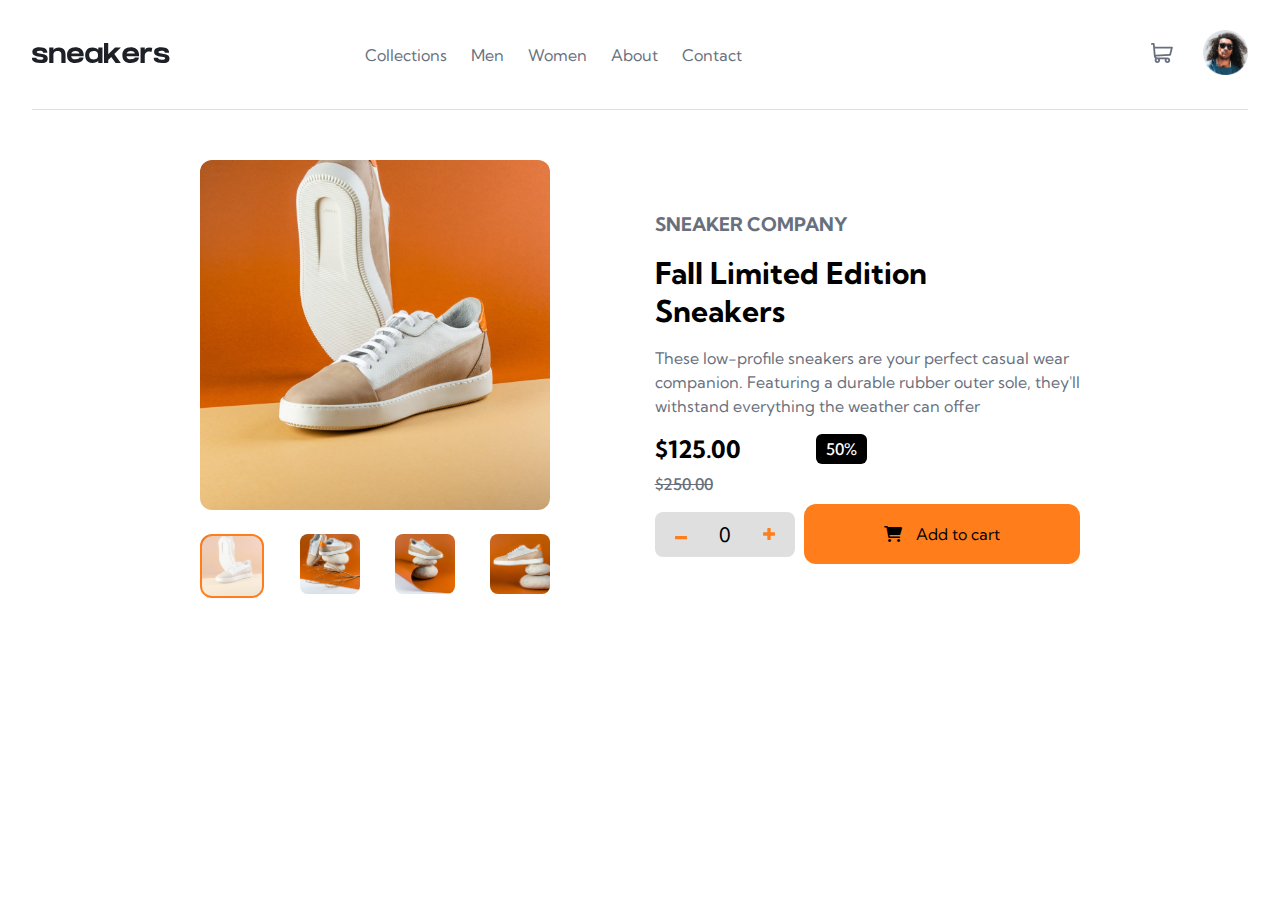
<file: index.html>
<!DOCTYPE html>
<html lang="en">

<head>
  <meta charset="UTF-8" />
  <meta name="viewport" content="width=device-width, initial-scale=1.0" />
  <!-- google fonts  -->
  <link rel="preconnect" href="https://fonts.googleapis.com" />
  <link rel="preconnect" href="https://fonts.gstatic.com" crossorigin />
  <link href="https://fonts.googleapis.com/css2?family=Kumbh+Sans:wght@100..900&display=swap" rel="stylesheet" />
  <!-- font awesome  -->
  <link rel="stylesheet" href="https://cdnjs.cloudflare.com/ajax/libs/font-awesome/6.0.0-beta3/css/all.min.css">
  <link rel="stylesheet" href="style.css" />
  <title>Sneakers</title>
</head>

<body>
  <header>
    <div class="left">
      <div class="burger"><img src="images/icon-menu.svg" alt=""></div>
      <div class="logo"><img src="images/logo.svg" alt="" /></div>
      <div class="links">
        <a href="">Collections</a>
        <a href="">Men</a>
        <a href="">Women</a>
        <a href="">About</a>
        <a href="">Contact</a>
      </div>
    </div>

    <div class="right">
      <div class="cart" onclick="emptyFunc()"><img src="images/icon-cart.svg" alt="" />
        <div id="empty-drop" class="empty-cart">
          <h3>Cart</h3>
          <p>Your cart is empty.</p>
        </div>

      </div>
      <div class="logo"><img src="images/image-avatar.png" alt="" /></div>
    </div>
  </header>

  <!-- start hero-section  -->
  <div class="hero-section">
    <div class="left">
      <div class="top">
        <img src="images/image-product-1.jpg" alt="" />
      </div>
      <div class="bottom">
        <div class="selected"> <img src="images/image-product-1.jpg" alt="" /></div>
        <div><img src="images/image-product-2.jpg" alt="" /></div>
        <div><img src="images/image-product-3.jpg" alt="" /></div>
        <div><img src="images/image-product-4.jpg" alt="" /></div>
      </div>
    </div>

    <div class="right">
      <h3>Sneaker Company</h3>
      <h1>
        Fall limited edition <br />
        sneakers
      </h1>
      <p>
        These low-profile sneakers are your perfect casual wear <br />
        companion. Featuring a durable rubber outer sole, they'll <br />
        withstand everything the weather can offer
      </p>

      <div class="price">
        <div class="new">
          <div class="amount">$125.00</div>
          <div class="sale">50%</div>
        </div>
        <div class="old">$250.00</div>
      </div>

      <div class="btns">
        <div class="left">
          <span class="minus"><img src="images/icon-minus.svg" alt=""></span>
          <span class="items-no">0</span>
          <span  class="plus"><img src="images/icon-plus.svg" alt=""></span>
        </div>
        <div class="right">
          <i class="fa-solid fa-cart-shopping"></i>
          <span>Add to cart</span>
        </div>
      </div>
    </div>
  </div>



  <script src="main.js"></script>
</body>



</html>
</file>
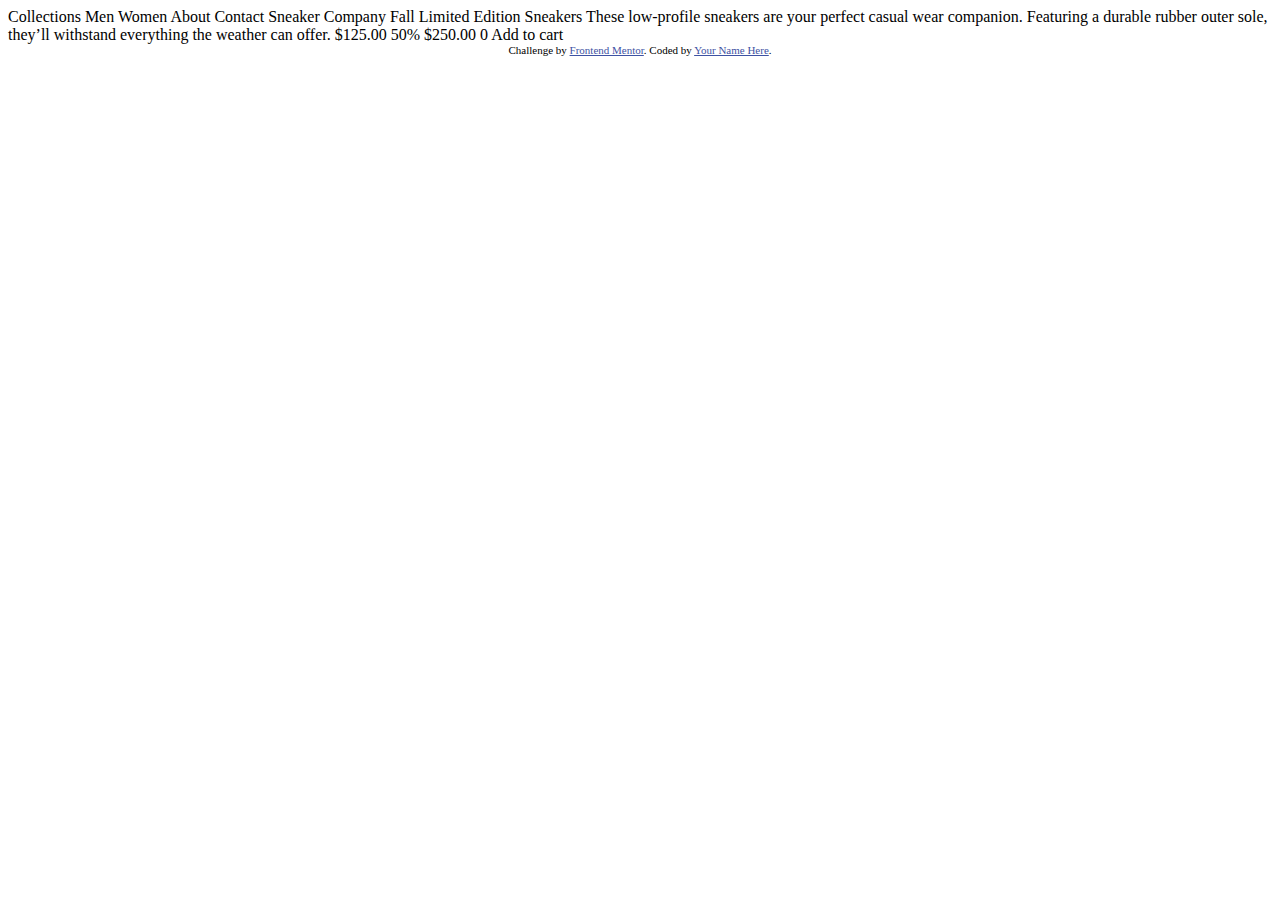
<file: ecommerce-product-page-main/index.html>
<!DOCTYPE html>
<html lang="en">
<head>
  <meta charset="UTF-8">
  <meta name="viewport" content="width=device-width, initial-scale=1.0"> <!-- displays site properly based on user's device -->

  <link rel="icon" type="image/png" sizes="32x32" href="./images/favicon-32x32.png">
  
  <title>Frontend Mentor | E-commerce product page</title>

  <!-- Feel free to remove these styles or customise in your own stylesheet 👍 -->
  <style>
    .attribution { font-size: 11px; text-align: center; }
    .attribution a { color: hsl(228, 45%, 44%); }
  </style>
</head>
<body>

  Collections
  Men
  Women
  About
  Contact

  Sneaker Company

  Fall Limited Edition Sneakers

  These low-profile sneakers are your perfect casual wear companion. Featuring a 
  durable rubber outer sole, they’ll withstand everything the weather can offer.

  $125.00
  50%
  $250.00

  0
  Add to cart
  
  <div class="attribution">
    Challenge by <a href="https://www.frontendmentor.io?ref=challenge" target="_blank">Frontend Mentor</a>. 
    Coded by <a href="#">Your Name Here</a>.
  </div>
</body>
</html>
</file>
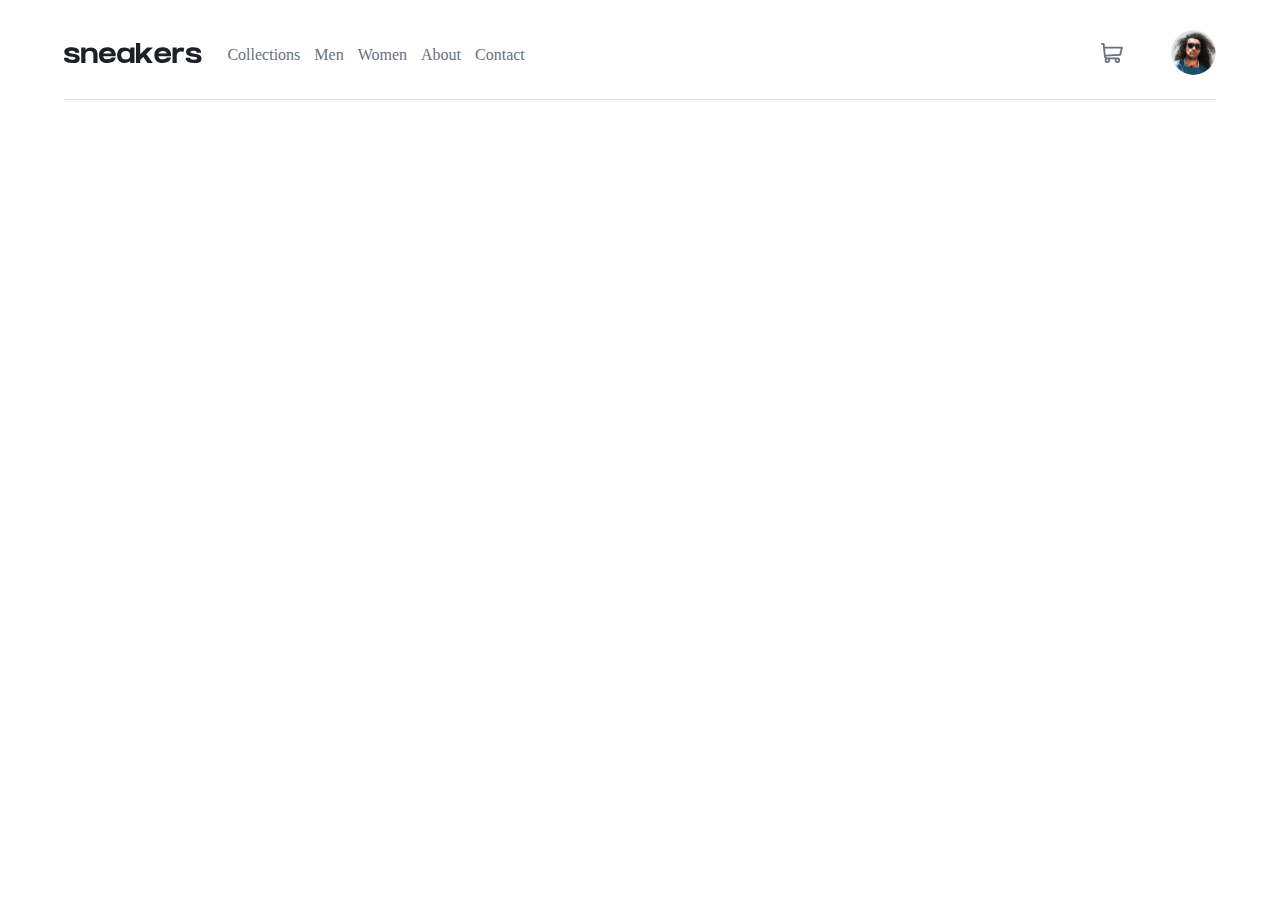
<file: presentation/index.html>
<!DOCTYPE html>
<html lang="en">

<head>
    <meta charset="UTF-8">
    <meta name="viewport" content="width=device-width, initial-scale=1.0">
    <!-- css stylesheet file  -->
    <link rel="stylesheet" href="style.css">
    <title>Sneakers</title>
</head>

<body>
    <!-- start header section  -->
    <header>
        <!--  header-left section  -->
        <div class="left">
            <div class="logo">
                <img src="images/logo.svg" alt="">
            </div>

            <nav>
                <a href="">Collections</a>
                <a href="">Men</a>
                <a href="">Women</a>
                <a href="">About</a>
                <a href="">Contact</a>
            </nav>
        </div>
        <!-- header-right section  -->
        <div class="right">
            <div class="cart"><img src="images/icon-cart.svg" alt=""></div>
            
            <div class="avatar"><img src="images/image-avatar.png" alt=""></div>
        </div>
    </header>
    <!-- end header section  -->

</body>

</html>
</file>
<file: style.css>
:root {
  --orange: hsl(26, 100%, 55%);
  --pale-orange: #FF9843;
  --dark-grayish-blue: hsl(219, 9%, 45%);
  --light-grayish-blue: hsl(0deg 0% 87.55%);
  --White: hsl(0, 0%, 100%);
}

body {
  margin: 0;
  font-family: "Kumbh Sans", sans-serif;

}

header {
  display: flex;
  justify-content: space-between;
  align-items: center;
  width: 95%;
  margin: auto;
  border-bottom: 1px solid var(--light-grayish-blue);
  margin-top: 30px;
  padding-bottom: 30px;
}

header .burger {
  display: none;
  cursor: pointer;
}

header .left {
  display: flex;
  justify-content: space-between;
  align-items: center;
  width: 60%;
}

header .left .links a {
  margin-right: 20px;
  text-decoration: none;
  color: var(--dark-grayish-blue);
  padding-bottom: 42px;
  font-size: 16px;
}

header .left .links a:hover {
  border-bottom: var(--orange) 4px solid;
}

header .right {
  display: flex;
  justify-content: space-between;
  align-items: center;
  width: 8%;
}

header .right .cart {
  position: relative;
}

header .right .cart img {
  cursor: pointer;
}

header .right .logo img {
  width: 45px;
  cursor: pointer;

}

header .right .logo img:hover {
  border-radius: 50%;
  border: 2px var(--orange) solid;
  box-sizing: border-box;
}

/* start empty cart  */

.empty-cart {
  position: absolute;
  right: -50px;
  top: 67px;
  width: 250px;
  height: 200px;
  border-radius: 15px;
  box-shadow: 1px 5px 10px var(--dark-grayish-blue);
  background-color: var(--White);
  display: none;
}

.empty-cart h3 {
  padding: 10px 20px;
  margin: 0;
  border-bottom: solid 1px var(--light-grayish-blue);
}

.empty-cart p {
  display: flex;
  height: 50%;
  align-items: center;
  justify-content: center;
}

.show {
  display: block;
}


/* start media queries  */

@media (max-width: 950px) {
  header .left {

    width: 80%;
  }

  header .right {

    width: 12%;
  }
}

@media (max-width: 768px) {

  header .left {
    width: 40%;
  }

  header .right {

    width: 20%;
  }

  header .left .links {
    display: none;
  }

  header .burger {
    display: block;
  }
}

/* start hero section  */
.hero-section {
  display: flex;
  justify-content: space-evenly;
  align-items: center;
  margin: 50px auto auto;
  width: 85%;
}

.hero-section .left .top img {
  width: 350px;
  border-radius: 12px;
}

.hero-section .left .bottom {
  display: flex;
  justify-content: space-between;
  margin-top: 20px;
}

.hero-section .left .bottom img {
  width: 60px;
  height: 60px;
  border-radius: 8px;
  box-sizing: border-box;


}

.hero-section .left .bottom .selected {
  width: 60px;
  height: 60px;
  border-radius: 12px;
  border: solid 2px var(--orange);
}

.hero-section .left .bottom .selected img {
  opacity: 0.3;
}


.hero-section .left .bottom img:hover {
  opacity: 0.3;
  cursor: pointer;
}

.hero-section h3 {
  color: var(--dark-grayish-blue);
  text-transform: uppercase;
}

.hero-section h1 {
  font-size: 30px;
  text-transform: capitalize;
  margin: 0;
}

.hero-section p {
  color: var(--dark-grayish-blue);
  line-height: 1.5;
}

.hero-section .right .price .new {
  display: flex;
  justify-content: space-between;
  align-items: center;

  width: 50%;
}

.hero-section .right .price .new .amount {

  font-weight: 700;
  font-size: 24px;
}

.hero-section .right .price .new .sale {
  color: white;
  background-color: black;
  padding: 5px 10px;
  border-radius: 6px;
  font-weight: 500;
}

.hero-section .right .price .old {
  text-decoration: line-through;
  color: var(--dark-grayish-blue);
  font-weight: 500;
  margin-top: 10px;
}

.hero-section .right .btns {
  display: flex;
  justify-content: space-between;
  align-items: center;
  margin-top: 10px;
  width: 100%;
}

.hero-section .right .btns .left {
  background-color: var(--light-grayish-blue);
  padding: 10px 20px;
  border-radius: 8px;
  display: flex;
  align-items: center;
  justify-content: space-between;
  width: 100px;
}

.hero-section .right .btns .left .items-no {
  font-size: 20px;
}

.hero-section .right .btns .left img:hover {
  opacity: 0.7;
  cursor: pointer;
}

.hero-section .right .btns .right {
  background-color: var(--orange);
  padding: 20px 80px;
  border-radius: 12px;
  cursor: pointer;
}

.hero-section .right .btns .right:hover {
  background-color: var(--pale-orange);
  transition: .9s;

}

.hero-section .right .btns .right i {
  margin-right: 10px;
}

@media (max-width: 950px) {
  .hero-section {
    width: 95%;
  }

  .hero-section .left .top img {
    width: 300px;
  }
}

@media (max-width: 768px) {
  .hero-section {
    display: flex;
    flex-direction: column;
    justify-content: space-evenly;
    align-items: center;
    margin-top: 0;
    margin-bottom: 10px;
    width: 100%;
  }

  .hero-section .left .top img {
    width: 100%;
    border-radius: 0px;
  }

  .hero-section .left .bottom {
    display: none;
  }

  .hero-section .right .price {
    display: flex;
    justify-content: space-between;
    width: 70%;
  }

  .hero-section .right .btns {
    flex-direction: column;
  }

  .hero-section .right .btns .left {
    width: 90%;
    display: flex;
    justify-content: space-between;
    align-items: center;
    margin-bottom: 10px;

  }

  .hero-section .right .btns .right {
    width: 60%;
    text-align: center;
  }

}
</file>
<file: presentation/style.css>
:root {
    --orange: hsl(26, 100%, 55%);
    --pale-orange: hsl(25, 100%, 94%);
    --dark-gray: hsl(219, 9%, 45%);
    --light-gray: hsl(0deg 0% 87.55%);
}


body {
    margin: 0;
}

header {
    display: flex;
    justify-content: space-between;
    align-items: center;
    width: 90%;
    margin: 30px auto;
    border-bottom: solid 1px var(--light-gray);
    padding: 0 0 20px 0;
}

header .left {
    display: flex;
    justify-content: space-between;
    align-items: center;
    width: 40%;
}

header .left nav a {
    margin: 0 0 0 10px;
    color: var(--dark-gray);
    text-decoration: none;
    padding: 0 0 35px 0;
}

header .left nav a:hover {
    border-bottom: 3px solid var(--orange);
    color: black;
}

header .right {
    display: flex;
    justify-content: space-between;
    align-items: center;
    width: 10%;
}

header .right img {
    cursor: pointer;
}

header .right .avatar img {
    width: 45px;
    border-radius: 50%;
    box-sizing: border-box;

}

header .right .avatar img:hover {
    border: 2px solid var(--orange);
}
</file>
